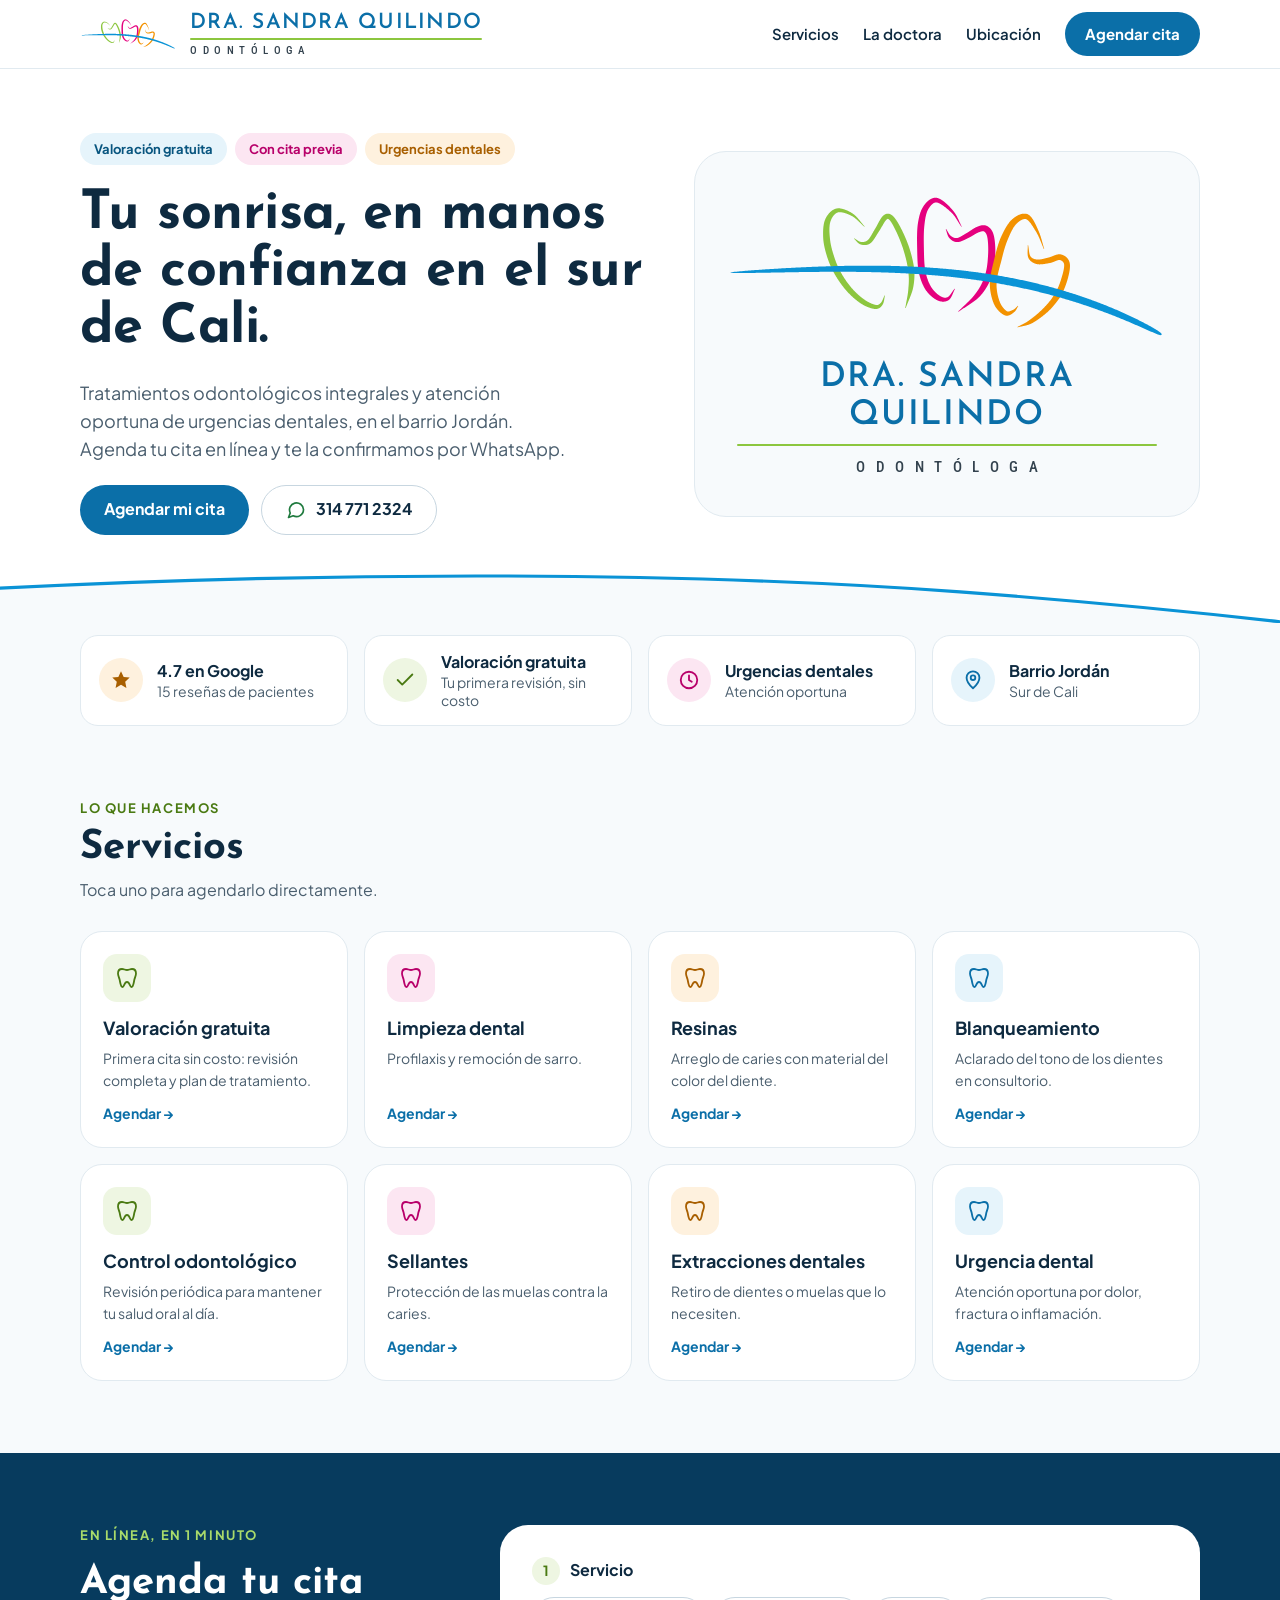
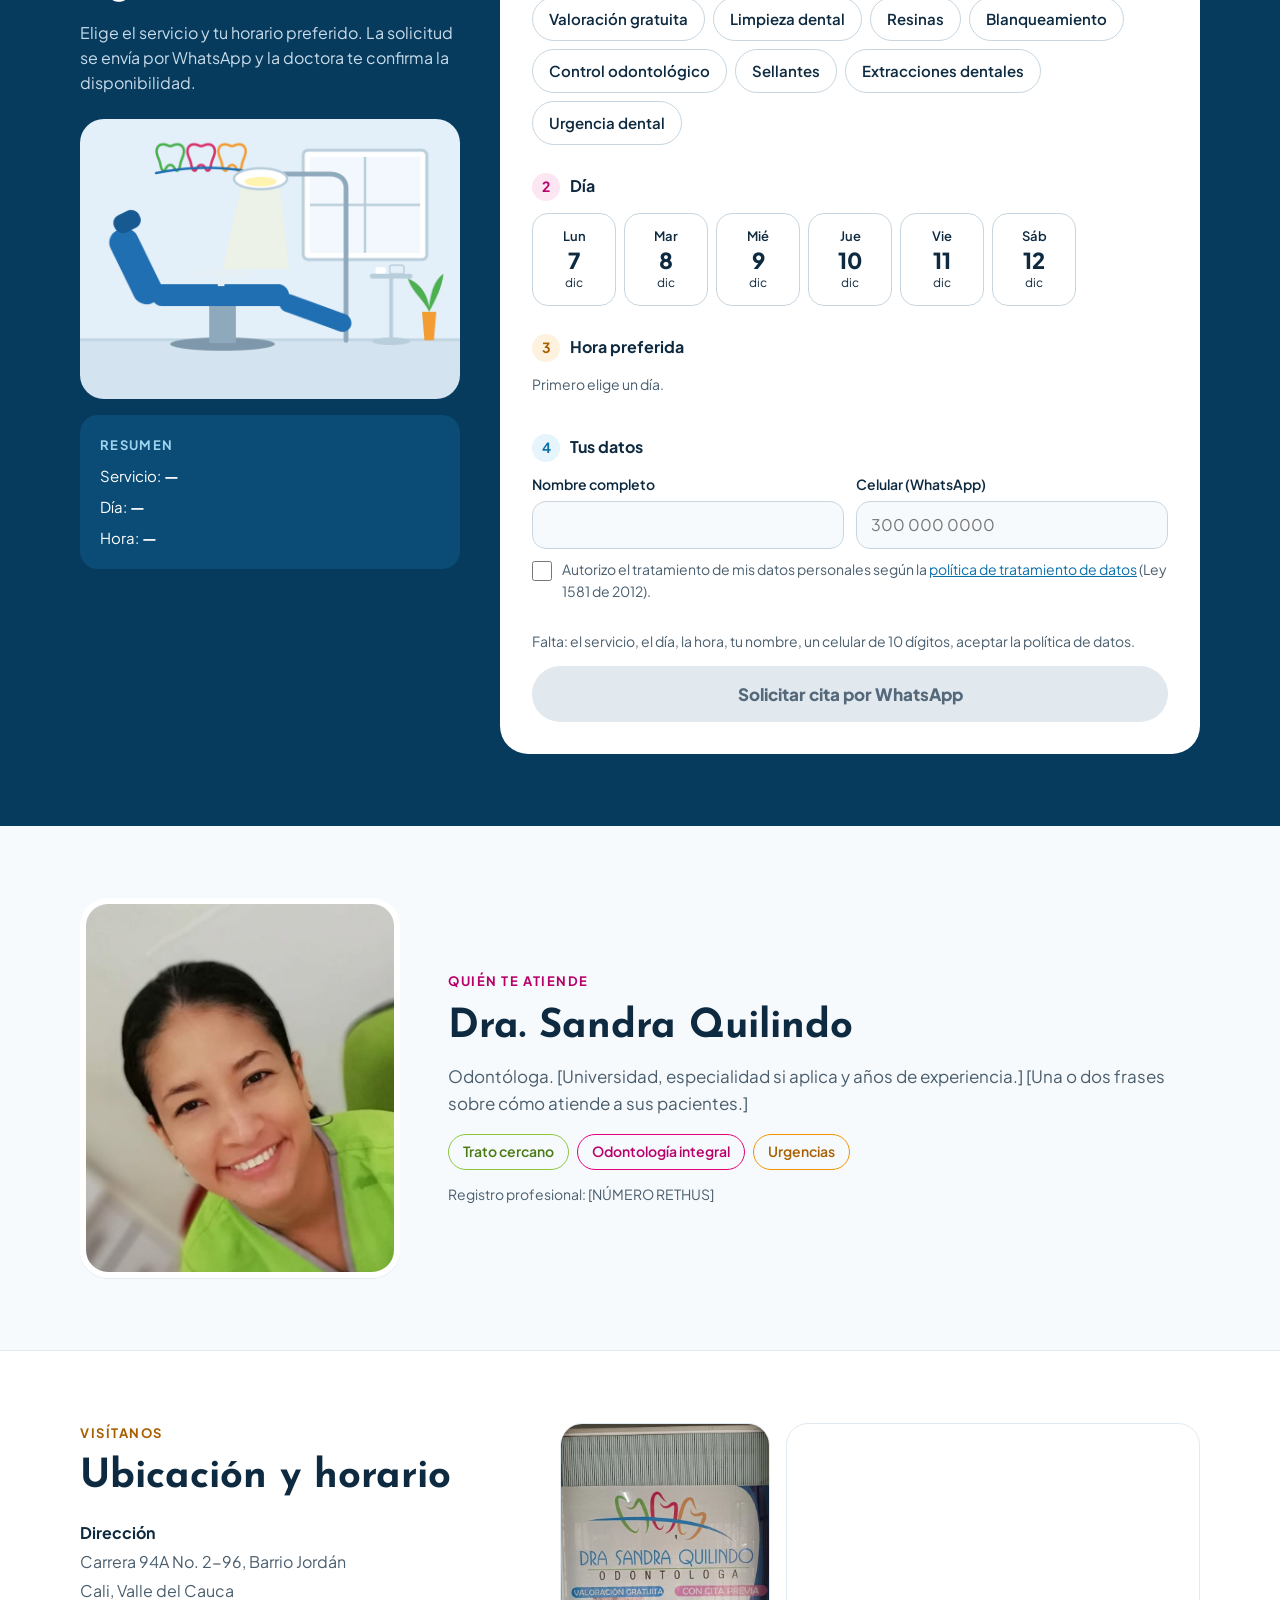
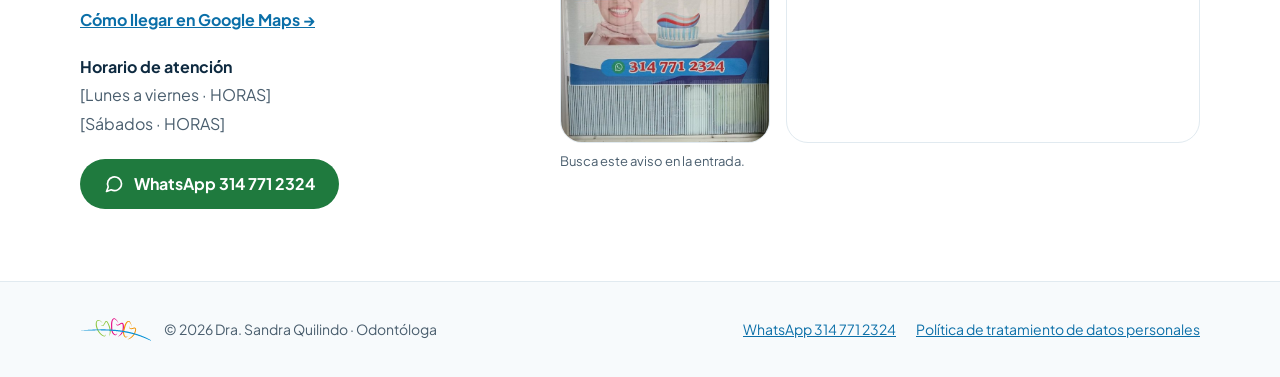
<file: index.html>
<!doctype html>
<html lang="es">
<head>
<meta charset="utf-8">
<meta name="viewport" content="width=device-width, initial-scale=1">
<title>Dra. Sandra Quilindo · Odontóloga en el sur de Cali</title>
<meta name="description" content="Consultorio odontológico en el barrio Jordán, sur de Cali. Valoración gratuita, urgencias dentales y citas por WhatsApp.">
<link rel="icon" href="img/favicon.png">
<link rel="preconnect" href="https://fonts.googleapis.com">
<link rel="preconnect" href="https://fonts.gstatic.com" crossorigin>
<link href="https://fonts.googleapis.com/css2?family=Josefin+Sans:wght@600;700&family=Plus+Jakarta+Sans:wght@400;500;600;700;800&family=Roboto+Condensed:wght@500&display=swap" rel="stylesheet">
<link rel="stylesheet" href="styles.css">
</head>
<body>

<header class="site-header">
  <div class="wrap header-row">
    <a class="brand" href="#inicio" aria-label="Dra. Sandra Quilindo, odontóloga. Ir al inicio">
      <img src="img/logo.svg" alt="" width="96" height="31">
      <span class="brand-text">
        <span class="brand-name">Dra. Sandra Quilindo</span>
        <span class="brand-rule"></span>
        <span class="brand-role">Odontóloga</span>
      </span>
    </a>
    <nav class="nav" aria-label="Principal">
      <a href="#servicios">Servicios</a>
      <a href="#doctora">La doctora</a>
      <a href="#ubicacion">Ubicación</a>
      <a class="btn btn-primary btn-sm" href="#agendar">Agendar cita</a>
    </nav>
  </div>
</header>

<main>
  <section id="inicio" class="hero-band">
    <div class="wrap hero">
      <div class="hero-text">
        <div class="chips">
          <span class="chip chip-blue">Valoración gratuita</span>
          <span class="chip chip-mag">Con cita previa</span>
          <span class="chip chip-ora">Urgencias dentales</span>
        </div>
        <h1>Tu sonrisa, en manos de confianza en el sur de Cali.</h1>
        <p class="lead">Tratamientos odontológicos integrales y atención oportuna de urgencias dentales, en el barrio Jordán. Agenda tu cita en línea y te la confirmamos por WhatsApp.</p>
        <div class="btn-row">
          <a class="btn btn-primary" href="#agendar">Agendar mi cita</a>
          <a class="btn btn-outline" href="https://wa.me/573147712324" target="_blank" rel="noopener">
            <svg width="20" height="20" viewBox="0 0 24 24" fill="none" stroke="#1F7A3E" stroke-width="2" stroke-linecap="round" stroke-linejoin="round" aria-hidden="true"><path d="M21 11.5a8.4 8.4 0 0 1-12.4 7.4L3 21l2.1-5.4A8.4 8.4 0 1 1 21 11.5z"/></svg>
            <span>314 771 2324</span>
          </a>
        </div>
      </div>
      <div class="logo-card">
        <img src="img/logo.svg" alt="Logo: tres dientes en verde, magenta y naranja cruzados por una línea azul" width="440" height="141">
        <div class="logo-card-text">
          <span class="logo-card-name">Dra. Sandra Quilindo</span>
          <span class="brand-rule"></span>
          <span class="logo-card-role">Odontóloga</span>
        </div>
      </div>
    </div>
    <svg class="swoosh" viewBox="0 0 1440 90" preserveAspectRatio="none" aria-hidden="true"><path d="M0 34 C 360 8, 760 6, 1080 40 C 1220 55, 1340 72, 1440 88 L1440 90 L0 90 Z" fill="#F7FAFC"/><path d="M0 34 C 360 8, 760 6, 1080 40 C 1220 55, 1340 72, 1440 88" fill="none" stroke="#0A93D6" stroke-width="5" stroke-linecap="round"/></svg>
  </section>

  <section class="wrap trust" aria-label="Por qué elegirnos">
    <div class="trust-item"><span class="icon-dot bg-ora"><svg width="22" height="22" viewBox="0 0 24 24" fill="#A85F00" aria-hidden="true"><path d="M12 2.5l2.9 6.1 6.6.8-4.9 4.6 1.3 6.6L12 17.3 6.1 20.6l1.3-6.6L2.5 9.4l6.6-.8z"/></svg></span><span><strong>4.7 en Google</strong><small>15 reseñas de pacientes</small></span></div>
    <div class="trust-item"><span class="icon-dot bg-green"><svg width="22" height="22" viewBox="0 0 24 24" fill="none" stroke="#4A7A12" stroke-width="2" stroke-linecap="round" stroke-linejoin="round" aria-hidden="true"><path d="M20 6L9 17l-5-5"/></svg></span><span><strong>Valoración gratuita</strong><small>Tu primera revisión, sin costo</small></span></div>
    <div class="trust-item"><span class="icon-dot bg-mag"><svg width="22" height="22" viewBox="0 0 24 24" fill="none" stroke="#B8006A" stroke-width="2" stroke-linecap="round" stroke-linejoin="round" aria-hidden="true"><circle cx="12" cy="12" r="9"/><path d="M12 7v5l3 2"/></svg></span><span><strong>Urgencias dentales</strong><small>Atención oportuna</small></span></div>
    <div class="trust-item"><span class="icon-dot bg-blue"><svg width="22" height="22" viewBox="0 0 24 24" fill="none" stroke="#0B6FA8" stroke-width="2" stroke-linecap="round" stroke-linejoin="round" aria-hidden="true"><path d="M12 21s-7-6.2-7-11.5A7 7 0 0 1 19 9.5C19 14.8 12 21 12 21z"/><circle cx="12" cy="9.5" r="2.5"/></svg></span><span><strong>Barrio Jordán</strong><small>Sur de Cali</small></span></div>
  </section>

  <section id="servicios" class="wrap section">
    <div class="section-head">
      <p class="eyebrow c-green">Lo que hacemos</p>
      <h2>Servicios</h2>
      <p class="muted">Toca uno para agendarlo directamente.</p>
    </div>
    <div class="grid-services" id="services"></div>
  </section>

  <section id="agendar" class="band-dark">
    <div class="wrap section booking">
      <div class="booking-side">
        <p class="eyebrow c-lime">En línea, en 1 minuto</p>
        <h2>Agenda tu cita</h2>
        <p class="on-dark-muted">Elige el servicio y tu horario preferido. La solicitud se envía por WhatsApp y la doctora te confirma la disponibilidad.</p>
        <img class="booking-img" src="img/consultorio.png" alt="Consultorio con silla odontológica, lámpara y ventana" width="800" height="600" loading="lazy">
        <div class="summary">
          <strong>Resumen</strong>
          <span>Servicio: <b id="sum-service">—</b></span>
          <span>Día: <b id="sum-day">—</b></span>
          <span>Hora: <b id="sum-slot">—</b></span>
        </div>
      </div>

      <div class="booking-card">
        <div id="done" hidden>
          <span class="done-icon"><svg width="34" height="34" viewBox="0 0 24 24" fill="none" stroke="#4A7A12" stroke-width="2.2" stroke-linecap="round" stroke-linejoin="round" aria-hidden="true"><path d="M20 6L9 17l-5-5"/></svg></span>
          <h3 id="done-title">¡Listo! Solo falta enviar el mensaje.</h3>
          <p class="muted" id="done-text"></p>
          <div class="btn-row">
            <a class="btn btn-whatsapp" id="done-wa" href="#" target="_blank" rel="noopener">Abrir WhatsApp de nuevo</a>
            <button type="button" class="btn btn-outline" id="reset">Agendar otra cita</button>
          </div>
        </div>

        <form id="booking" novalidate>
          <fieldset>
            <legend><span class="step s-green">1</span>Servicio</legend>
            <div class="pills" id="service-pills"></div>
          </fieldset>
          <fieldset>
            <legend><span class="step s-mag">2</span>Día</legend>
            <div class="days" id="days"></div>
          </fieldset>
          <fieldset>
            <legend><span class="step s-ora">3</span>Hora preferida</legend>
            <p class="muted small" id="no-day">Primero elige un día.</p>
            <div class="slots" id="slots"></div>
          </fieldset>
          <fieldset>
            <legend><span class="step s-blue">4</span>Tus datos</legend>
            <div class="fields">
              <div class="field">
                <label for="nombre">Nombre completo</label>
                <input id="nombre" name="nombre" type="text" autocomplete="name" required>
              </div>
              <div class="field">
                <label for="celular">Celular (WhatsApp)</label>
                <input id="celular" name="celular" type="tel" autocomplete="tel" inputmode="tel" placeholder="300 000 0000" required>
              </div>
            </div>
            <div class="consent">
              <input id="habeas" name="habeas" type="checkbox" required>
              <label for="habeas">Autorizo el tratamiento de mis datos personales según la <a href="politica.html" target="_blank">política de tratamiento de datos</a> (Ley 1581 de 2012).</label>
            </div>
          </fieldset>
          <p class="hint" id="hint" aria-live="polite"></p>
          <button type="submit" class="btn btn-primary btn-block" id="submit">Solicitar cita por WhatsApp</button>
        </form>
      </div>
    </div>
  </section>

  <section id="doctora" class="wrap section doctor">
    <img class="doctor-img" src="img/doctora.jpg" alt="Dra. Sandra Quilindo sonriendo en su consultorio, con uniforme verde" width="720" height="810" loading="lazy">
    <div class="doctor-text">
      <p class="eyebrow c-mag">Quién te atiende</p>
      <h2>Dra. Sandra Quilindo</h2>
      <p class="muted big">Odontóloga. [Universidad, especialidad si aplica y años de experiencia.] [Una o dos frases sobre cómo atiende a sus pacientes.]</p>
      <div class="tags">
        <span class="tag t-green">Trato cercano</span>
        <span class="tag t-mag">Odontología integral</span>
        <span class="tag t-ora">Urgencias</span>
      </div>
      <p class="muted small">Registro profesional: [NÚMERO RETHUS]</p>
    </div>
  </section>

  <section id="ubicacion" class="band-white">
    <div class="wrap section location">
      <div class="location-text">
        <p class="eyebrow c-ora">Visítanos</p>
        <h2>Ubicación y horario</h2>
        <div class="info">
          <strong>Dirección</strong>
          <span class="muted">Carrera 94A No. 2-96, Barrio Jordán</span>
          <span class="muted">Cali, Valle del Cauca</span>
          <a href="https://www.google.com/maps/search/?api=1&query=Carrera+94A+%232-96+Jord%C3%A1n+Cali" target="_blank" rel="noopener"><b>Cómo llegar en Google Maps →</b></a>
        </div>
        <div class="info">
          <strong>Horario de atención</strong>
          <span class="muted">[Lunes a viernes · HORAS]</span>
          <span class="muted">[Sábados · HORAS]</span>
        </div>
        <a class="btn btn-whatsapp" href="https://wa.me/573147712324" target="_blank" rel="noopener">
          <svg width="20" height="20" viewBox="0 0 24 24" fill="none" stroke="currentColor" stroke-width="2" stroke-linecap="round" stroke-linejoin="round" aria-hidden="true"><path d="M21 11.5a8.4 8.4 0 0 1-12.4 7.4L3 21l2.1-5.4A8.4 8.4 0 1 1 21 11.5z"/></svg>
          <span>WhatsApp 314 771 2324</span>
        </a>
      </div>
      <div class="location-media">
        <figure class="aviso">
          <img src="img/aviso.jpg" alt="Aviso del consultorio: Dra. Sandra Quilindo, odontóloga, valoración gratuita con cita previa" width="413" height="600" loading="lazy">
          <figcaption>Busca este aviso en la entrada.</figcaption>
        </figure>
        <iframe class="map" title="Mapa: Carrera 94A No. 2-96, Barrio Jordán, Cali" src="https://www.google.com/maps?q=Carrera+94A+%232-96,+Cali,+Valle+del+Cauca&output=embed" loading="lazy" referrerpolicy="no-referrer-when-downgrade"></iframe>
      </div>
    </div>
  </section>
</main>

<footer class="footer">
  <div class="wrap footer-row">
    <div class="footer-brand">
      <img src="img/logo.svg" alt="" width="72" height="23">
      <span>© <span id="year">2026</span> Dra. Sandra Quilindo · Odontóloga</span>
    </div>
    <div class="footer-links">
      <a href="https://wa.me/573147712324" target="_blank" rel="noopener">WhatsApp 314 771 2324</a>
      <a href="politica.html">Política de tratamiento de datos personales</a>
    </div>
  </div>
</footer>

<script src="app.js"></script>
</body>
</html>
</file>
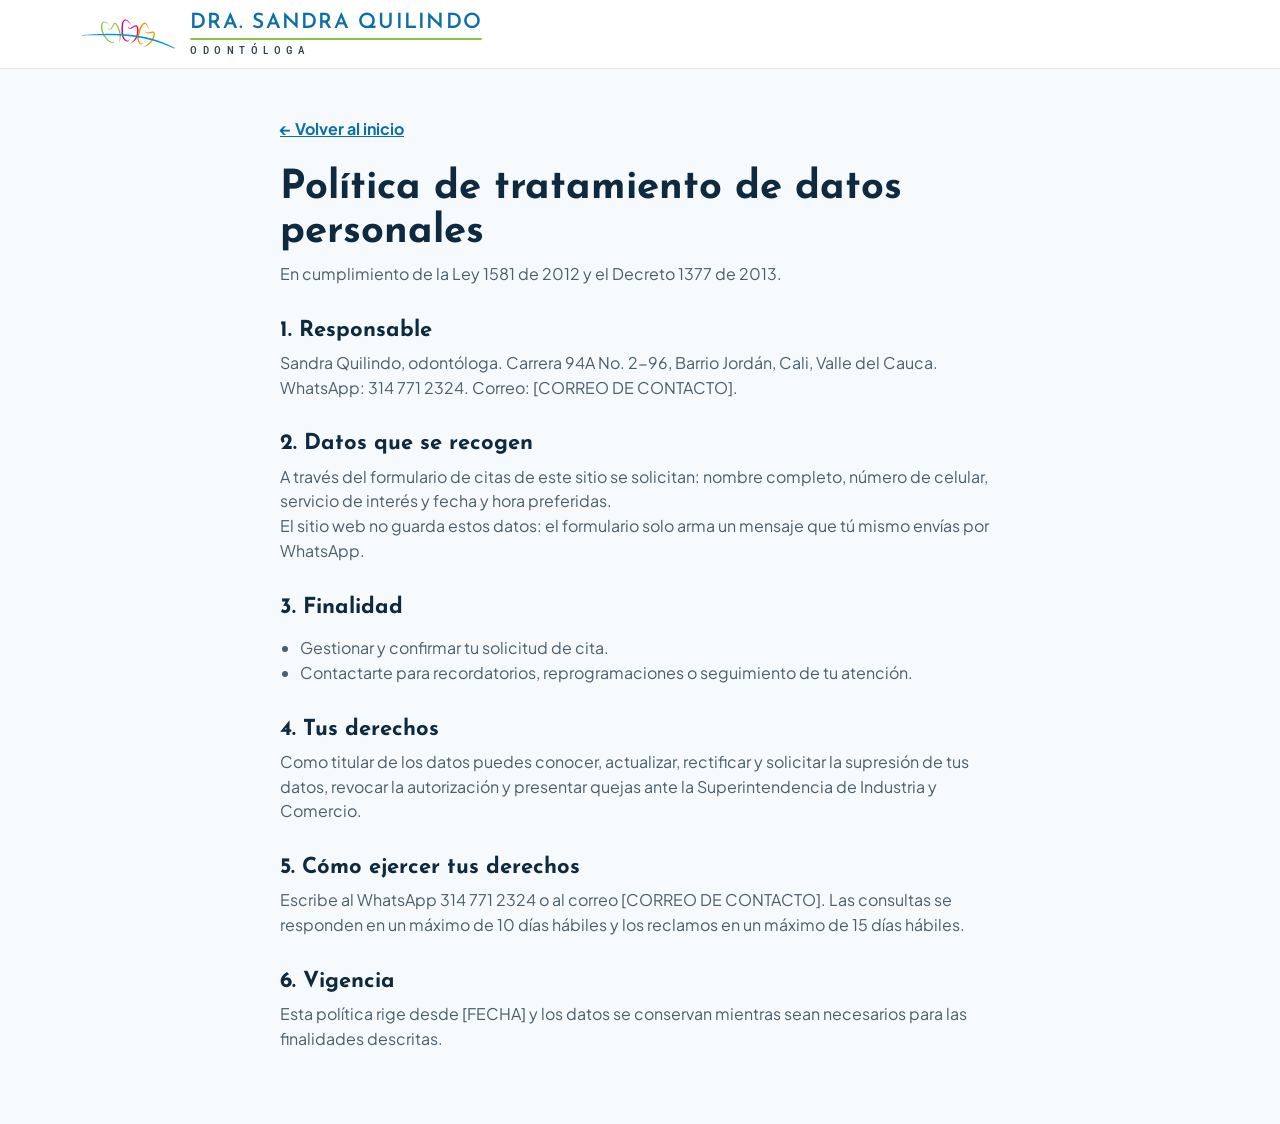
<file: politica.html>
<!doctype html>
<html lang="es">
<head>
<meta charset="utf-8">
<meta name="viewport" content="width=device-width, initial-scale=1">
<title>Política de tratamiento de datos · Dra. Sandra Quilindo</title>
<link rel="icon" href="img/favicon.png">
<link rel="preconnect" href="https://fonts.googleapis.com">
<link rel="preconnect" href="https://fonts.gstatic.com" crossorigin>
<link href="https://fonts.googleapis.com/css2?family=Josefin+Sans:wght@600;700&family=Plus+Jakarta+Sans:wght@400;600;700&family=Roboto+Condensed:wght@500&display=swap" rel="stylesheet">
<link rel="stylesheet" href="styles.css">
<style>
  .doc { max-width: 760px; margin: 0 auto; padding: 48px 20px 72px; }
  .doc h1 { font-size: clamp(30px, 5vw, 40px); line-height: 1.1; margin-bottom: 8px; }
  .doc h2 { font-size: 22px; margin: 32px 0 8px; }
  .doc p, .doc li { color: var(--muted); }
  .doc ul { padding-left: 20px; }
  .doc .back { display: inline-block; margin-bottom: 24px; font-weight: 700; }
</style>
</head>
<body>
<header class="site-header">
  <div class="wrap header-row">
    <a class="brand" href="index.html" aria-label="Dra. Sandra Quilindo, odontóloga. Volver al inicio">
      <img src="img/logo.svg" alt="" width="96" height="31">
      <span class="brand-text">
        <span class="brand-name">Dra. Sandra Quilindo</span>
        <span class="brand-rule"></span>
        <span class="brand-role">Odontóloga</span>
      </span>
    </a>
  </div>
</header>

<!-- Plantilla base. Revisar con la doctora (y si es posible con un abogado) antes de publicar. -->
<main class="doc">
  <a class="back" href="index.html">← Volver al inicio</a>
  <h1>Política de tratamiento de datos personales</h1>
  <p>En cumplimiento de la Ley 1581 de 2012 y el Decreto 1377 de 2013.</p>

  <h2>1. Responsable</h2>
  <p>Sandra Quilindo, odontóloga. Carrera 94A No. 2-96, Barrio Jordán, Cali, Valle del Cauca. WhatsApp: 314 771 2324. Correo: [CORREO DE CONTACTO].</p>

  <h2>2. Datos que se recogen</h2>
  <p>A través del formulario de citas de este sitio se solicitan: nombre completo, número de celular, servicio de interés y fecha y hora preferidas.</p>
  <p>El sitio web no guarda estos datos: el formulario solo arma un mensaje que tú mismo envías por WhatsApp.</p>

  <h2>3. Finalidad</h2>
  <ul>
    <li>Gestionar y confirmar tu solicitud de cita.</li>
    <li>Contactarte para recordatorios, reprogramaciones o seguimiento de tu atención.</li>
  </ul>

  <h2>4. Tus derechos</h2>
  <p>Como titular de los datos puedes conocer, actualizar, rectificar y solicitar la supresión de tus datos, revocar la autorización y presentar quejas ante la Superintendencia de Industria y Comercio.</p>

  <h2>5. Cómo ejercer tus derechos</h2>
  <p>Escribe al WhatsApp 314 771 2324 o al correo [CORREO DE CONTACTO]. Las consultas se responden en un máximo de 10 días hábiles y los reclamos en un máximo de 15 días hábiles.</p>

  <h2>6. Vigencia</h2>
  <p>Esta política rige desde [FECHA] y los datos se conservan mientras sean necesarios para las finalidades descritas.</p>
</main>
</body>
</html>
</file>
<file: styles.css>
:root {
  --ink: #0E2A40;
  --muted: #4A5E6E;
  --blue: #0B6FA8;
  --blue-dark: #08557F;
  --blue-brand: #0A93D6;
  --green: #8CC63F;
  --green-ink: #4A7A12;
  --mag: #E5007E;
  --mag-ink: #B8006A;
  --ora: #F39200;
  --ora-ink: #A85F00;
  --bg: #F7FAFC;
  --line: #E1EAF0;
  --line-strong: #C7D6E0;
  --navy: #073B5E;
  --wa: #1F7A3E;
}

* { box-sizing: border-box; }
html { scroll-behavior: smooth; }
body { margin: 0; background: var(--bg); color: var(--ink); font-family: 'Plus Jakarta Sans', system-ui, sans-serif; font-size: 16px; line-height: 1.55; }
img { max-width: 100%; display: block; }
a { color: var(--blue); }
a:hover { color: var(--blue-dark); }
h1, h2, h3 { font-family: 'Josefin Sans', system-ui, sans-serif; font-weight: 700; margin: 0; }
h2 { font-size: clamp(30px, 5vw, 40px); line-height: 1.1; }
p { margin: 0; }

.wrap { max-width: 1160px; margin: 0 auto; padding-left: 20px; padding-right: 20px; }
.section { padding-top: 72px; padding-bottom: 72px; }
.muted { color: var(--muted); }
.small { font-size: 14px; }
.big { font-size: 17px; }
.eyebrow { font-weight: 700; font-size: 13px; text-transform: uppercase; letter-spacing: .12em; }
.c-green { color: var(--green-ink); }
.c-mag { color: var(--mag-ink); }
.c-ora { color: var(--ora-ink); }
.c-lime { color: #A9DB6B; }

/* Buttons */
.btn { display: inline-flex; align-items: center; justify-content: center; gap: 10px; min-height: 50px; padding: 0 24px; border-radius: 999px; font: inherit; font-weight: 700; text-decoration: none; cursor: pointer; border: 0; }
.btn-sm { min-height: 44px; padding: 0 20px; }
.btn-primary { background: var(--blue); color: #fff; }
.btn-primary:hover { background: var(--blue-dark); color: #fff; }
.btn-primary:disabled { background: #E1E9EF; color: #56697A; cursor: not-allowed; }
.btn-outline { border: 1.5px solid var(--line-strong); color: var(--ink); background: #fff; }
.btn-outline:hover { border-color: var(--ink); color: var(--ink); }
.btn-whatsapp { background: var(--wa); color: #fff; align-self: flex-start; }
.btn-whatsapp:hover { background: #17612F; color: #fff; }
.btn-block { width: 100%; min-height: 56px; font-size: 17px; font-weight: 800; }
.btn-row { display: flex; flex-wrap: wrap; gap: 12px; }
.btn:focus-visible, button:focus-visible, input:focus-visible, a:focus-visible { outline: 3px solid #7CC4EC; outline-offset: 2px; }

/* Header */
.site-header { background: #fff; border-bottom: 1px solid var(--line); position: sticky; top: 0; z-index: 10; }
.header-row { display: flex; flex-wrap: wrap; align-items: center; justify-content: space-between; gap: 12px 16px; padding-top: 12px; padding-bottom: 12px; }
.brand { display: flex; align-items: center; gap: 14px; color: var(--ink); text-decoration: none; }
.brand img { width: 96px; height: auto; }
.brand-text { display: flex; flex-direction: column; gap: 5px; line-height: 1; }
.brand-name { font-family: 'Josefin Sans', system-ui, sans-serif; font-weight: 600; font-size: 21px; letter-spacing: .06em; text-transform: uppercase; color: var(--blue); }
.brand-rule { display: block; height: 2px; background: var(--green); border-radius: 2px; width: 100%; }
.brand-role { font-family: 'Roboto Condensed', system-ui, sans-serif; font-weight: 500; font-size: 11px; letter-spacing: .5em; text-transform: uppercase; color: #33424E; }
.nav { display: flex; flex-wrap: wrap; align-items: center; gap: 8px 24px; font-weight: 600; font-size: 15px; }
.nav a:not(.btn) { color: var(--ink); text-decoration: none; }
.nav a:not(.btn):hover { color: var(--blue); }

/* Hero */
.hero-band { background: #fff; }
.hero { display: flex; flex-wrap: wrap; align-items: center; gap: 48px; padding-top: 64px; padding-bottom: 32px; }
.hero-text { flex: 1 1 440px; min-width: 0; display: flex; flex-direction: column; gap: 22px; }
.hero h1 { font-size: clamp(38px, 6.5vw, 54px); line-height: 1.05; letter-spacing: -.01em; }
.lead { font-size: 18px; color: var(--muted); max-width: 500px; }
.chips { display: flex; flex-wrap: wrap; gap: 8px; }
.chip { font-weight: 700; font-size: 13px; padding: 6px 14px; border-radius: 999px; }
.chip-blue { background: #E6F4FB; color: var(--blue-dark); }
.chip-mag { background: #FCE6F2; color: var(--mag-ink); }
.chip-ora { background: #FEF1DE; color: var(--ora-ink); }
.logo-card { flex: 1 1 380px; min-width: 0; background: var(--bg); border: 1px solid var(--line); border-radius: 32px; padding: 44px 32px 36px; display: flex; flex-direction: column; align-items: center; gap: 22px; }
.logo-card img { width: 100%; max-width: 440px; height: auto; }
.logo-card-text { display: flex; flex-direction: column; align-items: center; gap: 10px; width: 100%; max-width: 420px; }
.logo-card-name { font-family: 'Josefin Sans', system-ui, sans-serif; font-weight: 600; font-size: clamp(24px, 4vw, 34px); letter-spacing: .05em; text-transform: uppercase; color: var(--blue); text-align: center; line-height: 1.1; }
.logo-card-role { font-family: 'Roboto Condensed', system-ui, sans-serif; font-weight: 500; font-size: 15px; letter-spacing: .7em; padding-left: .7em; text-transform: uppercase; color: #33424E; }
.swoosh { display: block; width: 100%; height: 56px; }

/* Trust strip */
.trust { display: grid; grid-template-columns: repeat(auto-fit, minmax(220px, 1fr)); gap: 16px; padding-top: 12px; }
.trust-item { display: flex; align-items: center; gap: 14px; background: #fff; border: 1px solid var(--line); border-radius: 18px; padding: 16px 18px; }
.trust-item > span:last-child { display: flex; flex-direction: column; line-height: 1.3; }
.trust-item small { font-size: 14px; color: var(--muted); }
.icon-dot { width: 44px; height: 44px; border-radius: 999px; display: flex; align-items: center; justify-content: center; flex-shrink: 0; }
.bg-ora { background: #FEF1DE; } .bg-green { background: #EEF6E2; } .bg-mag { background: #FCE6F2; } .bg-blue { background: #E6F4FB; }

/* Services */
.section-head { display: flex; flex-direction: column; gap: 8px; margin-bottom: 28px; }
.grid-services { display: grid; grid-template-columns: repeat(auto-fill, minmax(250px, 1fr)); gap: 16px; }
.service { font: inherit; text-align: left; cursor: pointer; display: flex; flex-direction: column; align-items: flex-start; gap: 6px; padding: 22px; border-radius: 22px; background: #fff; color: var(--ink); border: 1.5px solid var(--line); transition: border-color .15s, box-shadow .15s; }
.service:hover, .service.active { border-color: var(--blue); box-shadow: 0 0 0 3px #E6F4FB; }
.service-icon { width: 48px; height: 48px; border-radius: 14px; display: flex; align-items: center; justify-content: center; }
.service-name { font-weight: 700; font-size: 18px; margin-top: 6px; }
.service-desc { color: var(--muted); font-size: 14px; flex-grow: 1; }
.service-cta { color: var(--blue); font-size: 14px; font-weight: 700; margin-top: 6px; }

/* Booking */
.band-dark { background: var(--navy); color: #fff; }
.booking { display: flex; flex-wrap: wrap; gap: 40px; }
.booking-side { flex: 1 1 300px; min-width: 0; display: flex; flex-direction: column; gap: 16px; }
.on-dark-muted { color: #C9DCEA; }
.booking-img { width: 100%; height: 280px; object-fit: cover; border-radius: 24px; margin-top: 8px; }
.summary { background: #0B4C76; border-radius: 18px; padding: 20px; display: flex; flex-direction: column; gap: 8px; font-size: 15px; }
.summary strong { font-size: 13px; text-transform: uppercase; letter-spacing: .1em; color: #9FD3F0; }
.booking-card { flex: 2 1 540px; min-width: 0; background: #fff; color: var(--ink); border-radius: 28px; padding: 32px; }
#booking { display: flex; flex-direction: column; gap: 28px; }
#booking[hidden] { display: none; }
fieldset { border: 0; margin: 0; padding: 0; display: flex; flex-direction: column; gap: 10px; min-width: 0; }
legend { font-weight: 700; padding: 0; margin-bottom: 12px; display: flex; align-items: center; gap: 10px; }
.step { width: 28px; height: 28px; border-radius: 999px; display: inline-flex; align-items: center; justify-content: center; font-size: 14px; }
.s-green { background: #EEF6E2; color: var(--green-ink); } .s-mag { background: #FCE6F2; color: var(--mag-ink); }
.s-ora { background: #FEF1DE; color: var(--ora-ink); } .s-blue { background: #E6F4FB; color: var(--blue); }
.pills { display: flex; flex-wrap: wrap; gap: 8px; }
.pill, .day, .slot { font: inherit; cursor: pointer; border: 1.5px solid var(--line-strong); background: #fff; color: var(--ink); }
.pill { font-weight: 600; font-size: 15px; min-height: 44px; padding: 0 16px; border-radius: 999px; }
.days { display: grid; grid-template-columns: repeat(auto-fill, minmax(84px, 1fr)); gap: 8px; }
.day { display: flex; flex-direction: column; align-items: center; gap: 2px; padding: 12px 6px; border-radius: 16px; }
.day-dow { font-size: 13px; font-weight: 600; text-transform: capitalize; }
.day-num { font-size: 22px; font-weight: 800; line-height: 1.1; }
.day-mon { font-size: 12px; }
.slots { display: grid; grid-template-columns: repeat(auto-fill, minmax(96px, 1fr)); gap: 8px; }
.slot { font-weight: 600; font-size: 15px; min-height: 44px; border-radius: 999px; }
.pill[aria-pressed="true"], .day[aria-pressed="true"], .slot[aria-pressed="true"] { border-color: var(--blue); background: var(--blue); color: #fff; }
.fields { display: flex; flex-wrap: wrap; gap: 12px; }
.field { flex: 1 1 220px; min-width: 0; display: flex; flex-direction: column; gap: 6px; }
.field label { font-size: 14px; font-weight: 600; }
.field input { font: inherit; min-height: 48px; padding: 0 14px; border: 1.5px solid var(--line-strong); border-radius: 14px; color: var(--ink); background: var(--bg); }
.consent { display: flex; align-items: flex-start; gap: 10px; font-size: 14px; color: var(--muted); }
.consent input { width: 20px; height: 20px; margin: 2px 0 0; accent-color: var(--blue); flex-shrink: 0; }
.hint { font-size: 14px; color: var(--muted); min-height: 1.2em; margin-bottom: -14px; }
#done { display: flex; flex-direction: column; align-items: flex-start; gap: 14px; padding: 16px 0; }
#done[hidden] { display: none; }
#done h3 { font-size: 30px; line-height: 1.15; }
.done-icon { width: 64px; height: 64px; border-radius: 999px; background: #EEF6E2; display: flex; align-items: center; justify-content: center; }

/* Doctor */
.doctor { display: flex; flex-wrap: wrap; align-items: center; gap: 48px; }
.doctor-img { flex: 0 1 320px; min-width: 0; width: 320px; height: 380px; object-fit: cover; object-position: 40% 30%; border-radius: 28px; border: 6px solid #fff; box-shadow: 0 1px 0 var(--line); }
.doctor-text { flex: 1 1 400px; min-width: 0; display: flex; flex-direction: column; gap: 14px; }
.tags { display: flex; flex-wrap: wrap; gap: 8px; margin-top: 4px; }
.tag { font-weight: 600; font-size: 14px; padding: 6px 14px; border-radius: 999px; border: 1.5px solid; }
.t-green { border-color: var(--green); color: var(--green-ink); }
.t-mag { border-color: var(--mag); color: var(--mag-ink); }
.t-ora { border-color: var(--ora); color: var(--ora-ink); }

/* Location */
.band-white { background: #fff; border-top: 1px solid var(--line); }
.location { display: flex; flex-wrap: wrap; gap: 40px; }
.location-text { flex: 1 1 320px; min-width: 0; display: flex; flex-direction: column; gap: 22px; }
.location-text h2 { margin-top: -10px; }
.info { display: flex; flex-direction: column; gap: 4px; }
.location-media { flex: 1 1 520px; min-width: 0; display: flex; flex-wrap: wrap; gap: 16px; }
.aviso { margin: 0; flex: 0 1 210px; min-width: 0; display: flex; flex-direction: column; gap: 8px; }
.aviso img { width: 100%; height: 320px; object-fit: cover; border-radius: 22px; border: 1px solid var(--line); }
.aviso figcaption { font-size: 13px; color: var(--muted); }
.map { flex: 1 1 260px; min-width: 0; height: 320px; border: 1px solid var(--line); border-radius: 22px; }

/* Footer */
.footer { border-top: 1px solid var(--line); }
.footer-row { padding-top: 36px; padding-bottom: 36px; display: flex; flex-wrap: wrap; align-items: center; justify-content: space-between; gap: 20px; color: var(--muted); font-size: 14px; }
.footer-brand { display: flex; align-items: center; gap: 12px; }
.footer-brand img { width: 72px; height: auto; }
.footer-links { display: flex; flex-wrap: wrap; gap: 8px 20px; }

@media (max-width: 640px) {
  .site-header { position: static; }
  .brand img { width: 72px; }
  .brand-name { font-size: 17px; }
  .nav { gap: 6px 16px; }
  .hero { padding-top: 36px; gap: 32px; }
  .logo-card { padding: 28px 20px; }
  .section { padding-top: 52px; padding-bottom: 52px; }
  .booking-card { padding: 20px; }
  .doctor-img { width: 100%; flex-basis: 100%; }
  .aviso { flex-basis: 100%; }
  .aviso img { height: 380px; }
}
</file>
